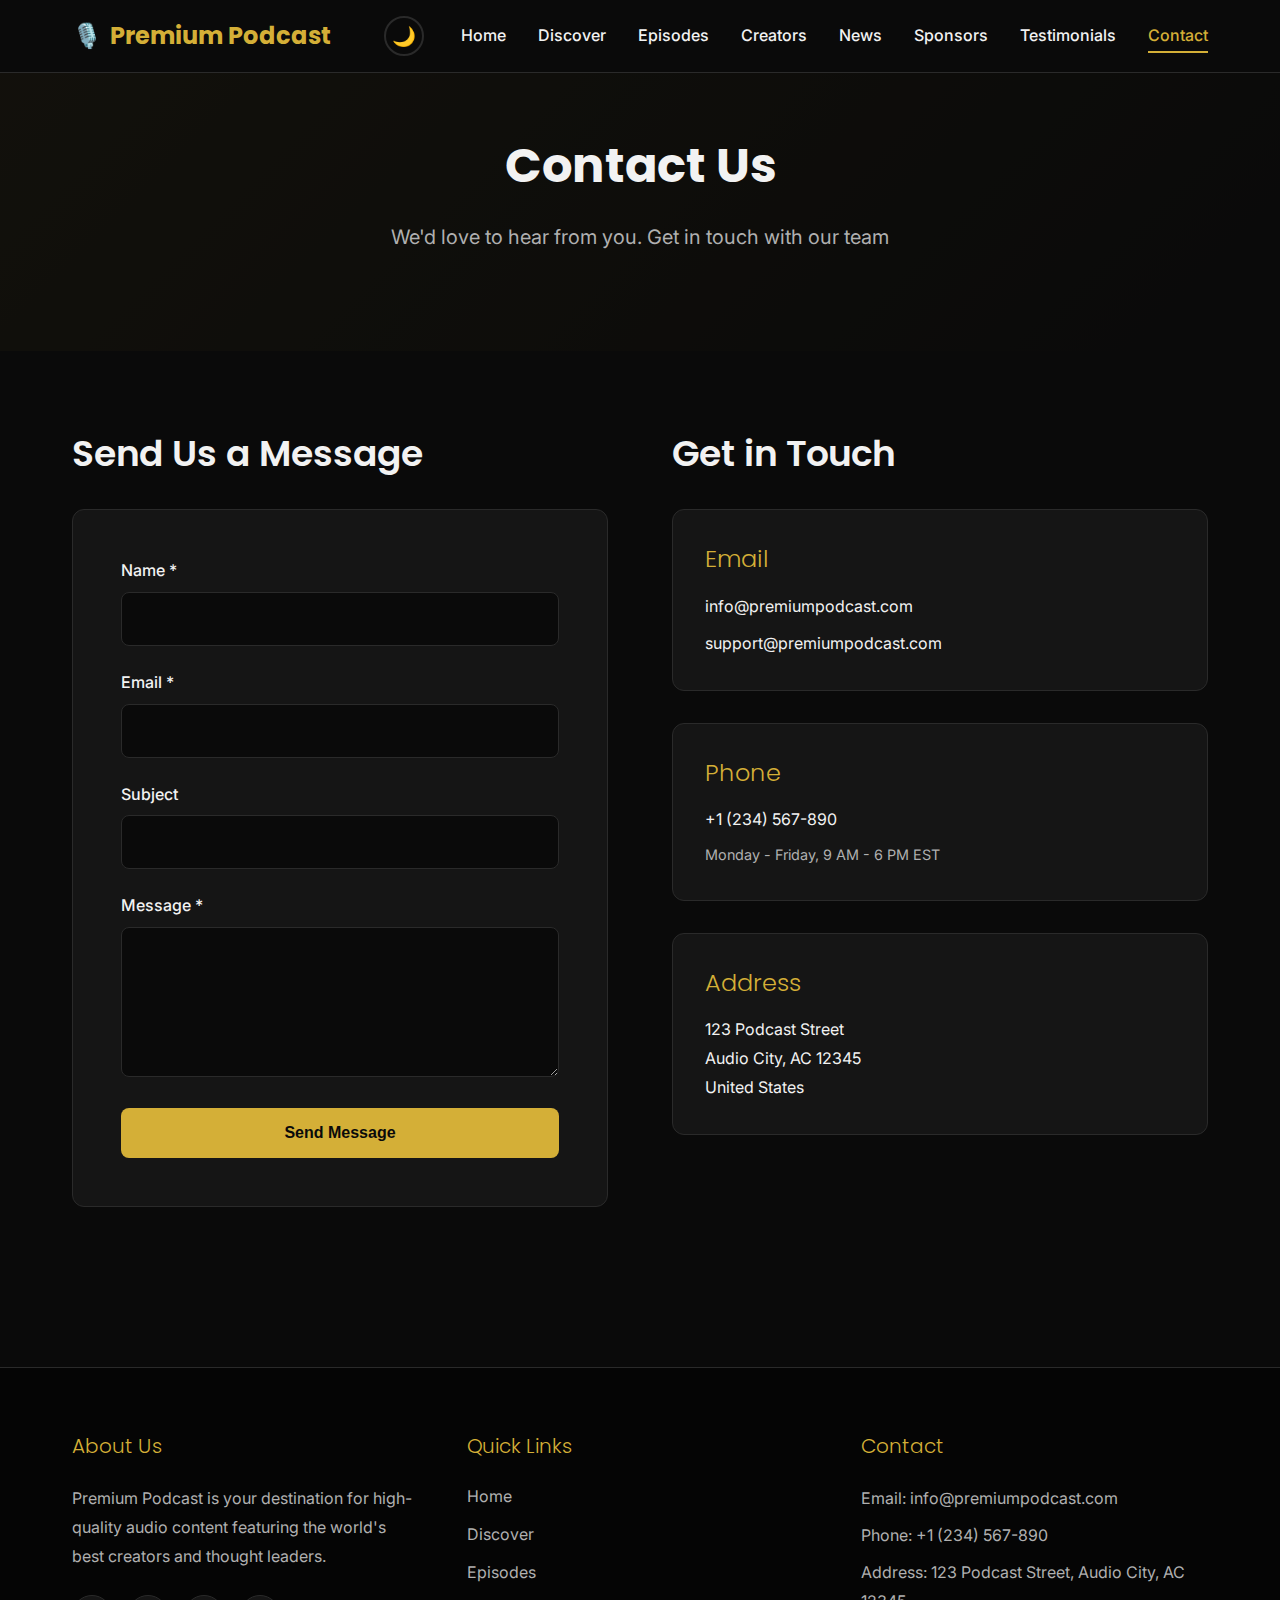
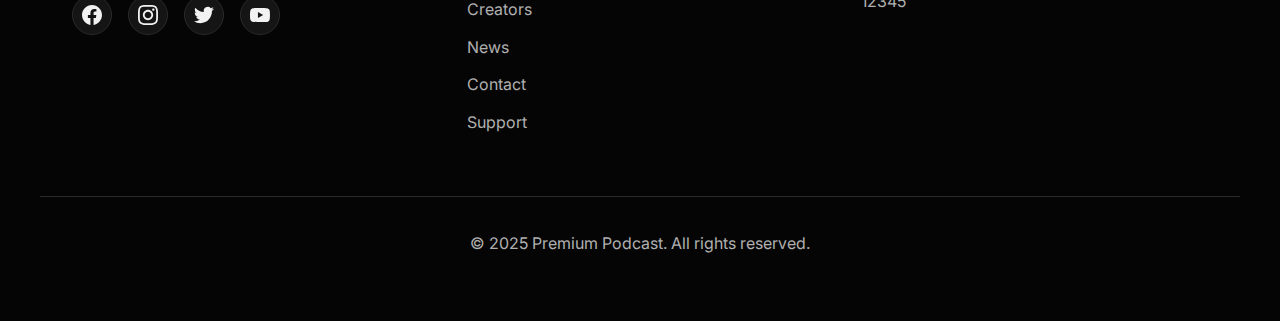
<file: contact.html>
<!DOCTYPE html>
<html lang="en">
<head>
    <meta charset="UTF-8">
    <meta name="viewport" content="width=device-width, initial-scale=1.0">
    <meta name="description" content="Contact Premium Podcast">
    <title>Contact Us - Premium Podcast</title>
    <link rel="icon" type="image/x-icon" href="data:image/svg+xml,<svg xmlns='http://www.w3.org/2000/svg' viewBox='0 0 100 100'><text y='.9em' font-size='90'>🎙️</text></svg>">
    <link rel="stylesheet" href="styles.css">
</head>
<body>
    <!-- Header -->
    <header>
        <nav class="navbar">
            <div class="logo">
                <span>🎙️</span>
                <span>Premium Podcast</span>
            </div>
            <button class="theme-toggle" id="themeToggle" aria-label="Toggle theme">🌙</button>
            <button class="menu-toggle">☰</button>
            <ul>
                <li><a href="index.html">Home</a></li>
                <li><a href="discover.html">Discover</a></li>
                <li><a href="episodes.html">Episodes</a></li>
                <li><a href="creators.html">Creators</a></li>
                <li><a href="news.html">News</a></li>
                <li><a href="sponsors.html">Sponsors</a></li>
                <li><a href="testimonials.html">Testimonials</a></li>
                <li><a href="contact.html" class="active">Contact</a></li>
            </ul>
        </nav>
    </header>

    <!-- Page Header -->
    <section class="hero" style="padding: 4rem 2rem; background: linear-gradient(135deg, rgba(212, 175, 55, 0.1) 0%, rgba(10, 10, 10, 0.9) 100%), url('https://images.unsplash.com/photo-1552664730-d307ca884978?w=1920&q=80') center/cover;">
        <div class="hero-content">
            <h1>Contact Us</h1>
            <p>We'd love to hear from you. Get in touch with our team</p>
        </div>
    </section>

    <!-- Contact Section -->
    <section class="section">
        <div class="container">
            <div style="display: grid; grid-template-columns: 1fr 1fr; gap: 4rem; align-items: start;">
                <!-- Contact Form -->
                <div>
                    <h2 style="text-align: left; margin-bottom: 2rem;">Send Us a Message</h2>
                    <form class="contact-form" style="max-width: 100%;">
                        <div class="form-group">
                            <label for="name">Name *</label>
                            <input type="text" id="name" name="name" required>
                        </div>
                        
                        <div class="form-group">
                            <label for="email">Email *</label>
                            <input type="email" id="email" name="email" required>
                        </div>
                        
                        <div class="form-group">
                            <label for="subject">Subject</label>
                            <input type="text" id="subject" name="subject">
                        </div>
                        
                        <div class="form-group">
                            <label for="message">Message *</label>
                            <textarea id="message" name="message" required></textarea>
                        </div>
                        
                        <button type="submit" class="btn" style="width: 100%;">Send Message</button>
                    </form>
                </div>
                
                <!-- Contact Info -->
                <div>
                    <h2 style="text-align: left; margin-bottom: 2rem;">Get in Touch</h2>
                    
                    <div style="background-color: var(--card-bg); padding: 2rem; border-radius: 12px; border: 1px solid var(--border-color); margin-bottom: 2rem;">
                        <h3 style="margin-bottom: 1rem; color: var(--primary-gold);">Email</h3>
                        <p style="margin-bottom: 0.5rem;"><a href="mailto:info@premiumpodcast.com" style="color: var(--text-light);">info@premiumpodcast.com</a></p>
                        <p><a href="mailto:support@premiumpodcast.com" style="color: var(--text-light);">support@premiumpodcast.com</a></p>
                    </div>
                    
                    <div style="background-color: var(--card-bg); padding: 2rem; border-radius: 12px; border: 1px solid var(--border-color); margin-bottom: 2rem;">
                        <h3 style="margin-bottom: 1rem; color: var(--primary-gold);">Phone</h3>
                        <p style="margin-bottom: 0.5rem;"><a href="tel:+1234567890" style="color: var(--text-light);">+1 (234) 567-890</a></p>
                        <p style="color: var(--text-gray); font-size: 0.9rem;">Monday - Friday, 9 AM - 6 PM EST</p>
                    </div>
                    
                    <div style="background-color: var(--card-bg); padding: 2rem; border-radius: 12px; border: 1px solid var(--border-color);">
                        <h3 style="margin-bottom: 1rem; color: var(--primary-gold);">Address</h3>
                        <p style="color: var(--text-light); line-height: 1.8;">123 Podcast Street<br>Audio City, AC 12345<br>United States</p>
                    </div>
                </div>
            </div>
        </div>
    </section>

    <!-- Footer -->
    <footer>
        <div class="footer-content">
            <div class="footer-section">
                <h3>About Us</h3>
                <p>Premium Podcast is your destination for high-quality audio content featuring the world's best creators and thought leaders.</p>
                <div class="social-icons">
                    <a href="https://facebook.com" target="_blank" rel="noopener noreferrer" class="social-icon">
                        <svg viewBox="0 0 24 24" fill="currentColor">
                            <path d="M24 12.073c0-6.627-5.373-12-12-12s-12 5.373-12 12c0 5.99 4.388 10.954 10.125 11.854v-8.385H7.078v-3.47h3.047V9.43c0-3.007 1.792-4.669 4.533-4.669 1.312 0 2.686.235 2.686.235v2.953H15.83c-1.491 0-1.956.925-1.956 1.874v2.25h3.328l-.532 3.47h-2.796v8.385C19.612 23.027 24 18.062 24 12.073z"/>
                        </svg>
                    </a>
                    <a href="https://instagram.com" target="_blank" rel="noopener noreferrer" class="social-icon">
                        <svg viewBox="0 0 24 24" fill="currentColor">
                            <path d="M12 2.163c3.204 0 3.584.012 4.85.07 3.252.148 4.771 1.691 4.919 4.919.058 1.265.069 1.645.069 4.849 0 3.205-.012 3.584-.069 4.849-.149 3.225-1.664 4.771-4.919 4.919-1.266.058-1.644.07-4.85.07-3.204 0-3.584-.012-4.849-.07-3.26-.149-4.771-1.699-4.919-4.92-.058-1.265-.07-1.644-.07-4.849 0-3.204.013-3.583.07-4.849.149-3.227 1.664-4.771 4.919-4.919 1.266-.057 1.645-.069 4.849-.069zm0-2.163c-3.259 0-3.667.014-4.947.072-4.358.2-6.78 2.618-6.98 6.98-.059 1.281-.073 1.689-.073 4.948 0 3.259.014 3.668.072 4.948.2 4.358 2.618 6.78 6.98 6.98 1.281.058 1.689.072 4.948.072 3.259 0 3.668-.014 4.948-.072 4.354-.2 6.782-2.618 6.979-6.98.059-1.28.073-1.689.073-4.948 0-3.259-.014-3.667-.072-4.947-.196-4.354-2.617-6.78-6.979-6.98-1.281-.059-1.69-.073-4.949-.073zm0 5.838c-3.403 0-6.162 2.759-6.162 6.162s2.759 6.163 6.162 6.163 6.162-2.759 6.162-6.163c0-3.403-2.759-6.162-6.162-6.162zm0 10.162c-2.209 0-4-1.79-4-4 0-2.209 1.791-4 4-4s4 1.791 4 4c0 2.21-1.791 4-4 4zm6.406-11.845c-.796 0-1.441.645-1.441 1.44s.645 1.44 1.441 1.44c.795 0 1.439-.645 1.439-1.44s-.644-1.44-1.439-1.44z"/>
                        </svg>
                    </a>
                    <a href="https://twitter.com" target="_blank" rel="noopener noreferrer" class="social-icon">
                        <svg viewBox="0 0 24 24" fill="currentColor">
                            <path d="M23.953 4.57a10 10 0 01-2.825.775 4.958 4.958 0 002.163-2.723c-.951.555-2.005.959-3.127 1.184a4.92 4.92 0 00-8.384 4.482C7.69 8.095 4.067 6.13 1.64 3.162a4.822 4.822 0 00-.666 2.475c0 1.71.87 3.213 2.188 4.096a4.904 4.904 0 01-2.228-.616v.06a4.923 4.923 0 003.946 4.827 4.996 4.996 0 01-2.212.085 4.936 4.936 0 004.604 3.417 9.867 9.867 0 01-6.102 2.105c-.39 0-.779-.023-1.17-.067a13.995 13.995 0 007.557 2.209c9.053 0 13.998-7.496 13.998-13.985 0-.21 0-.42-.015-.63A9.935 9.935 0 0024 4.59z"/>
                        </svg>
                    </a>
                    <a href="https://youtube.com" target="_blank" rel="noopener noreferrer" class="social-icon">
                        <svg viewBox="0 0 24 24" fill="currentColor">
                            <path d="M23.498 6.186a3.016 3.016 0 0 0-2.122-2.136C19.505 3.545 12 3.545 12 3.545s-7.505 0-9.377.505A3.017 3.017 0 0 0 .502 6.186C0 8.07 0 12 0 12s0 3.93.502 5.814a3.016 3.016 0 0 0 2.122 2.136c1.871.505 9.376.505 9.376.505s7.505 0 9.377-.505a3.015 3.015 0 0 0 2.122-2.136C24 15.93 24 12 24 12s0-3.93-.502-5.814zM9.545 15.568V8.432L15.818 12l-6.273 3.568z"/>
                        </svg>
                    </a>
                </div>
            </div>
            
            <div class="footer-section">
                <h3>Quick Links</h3>
                <ul>
                    <li><a href="index.html">Home</a></li>
                    <li><a href="discover.html">Discover</a></li>
                    <li><a href="episodes.html">Episodes</a></li>
                    <li><a href="creators.html">Creators</a></li>
                    <li><a href="news.html">News</a></li>
                    <li><a href="contact.html">Contact</a></li>
                    <li><a href="support.html">Support</a></li>
                </ul>
            </div>
            
            <div class="footer-section">
                <h3>Contact</h3>
                <p>Email: <a href="mailto:info@premiumpodcast.com">info@premiumpodcast.com</a></p>
                <p>Phone: <a href="tel:+1234567890">+1 (234) 567-890</a></p>
                <p>Address: 123 Podcast Street, Audio City, AC 12345</p>
            </div>
        </div>
        
        <div class="footer-bottom">
            <p>&copy; 2025 Premium Podcast. All rights reserved.</p>
        </div>
    </footer>

    <script src="script.js"></script>
</body>
</html>
</file>
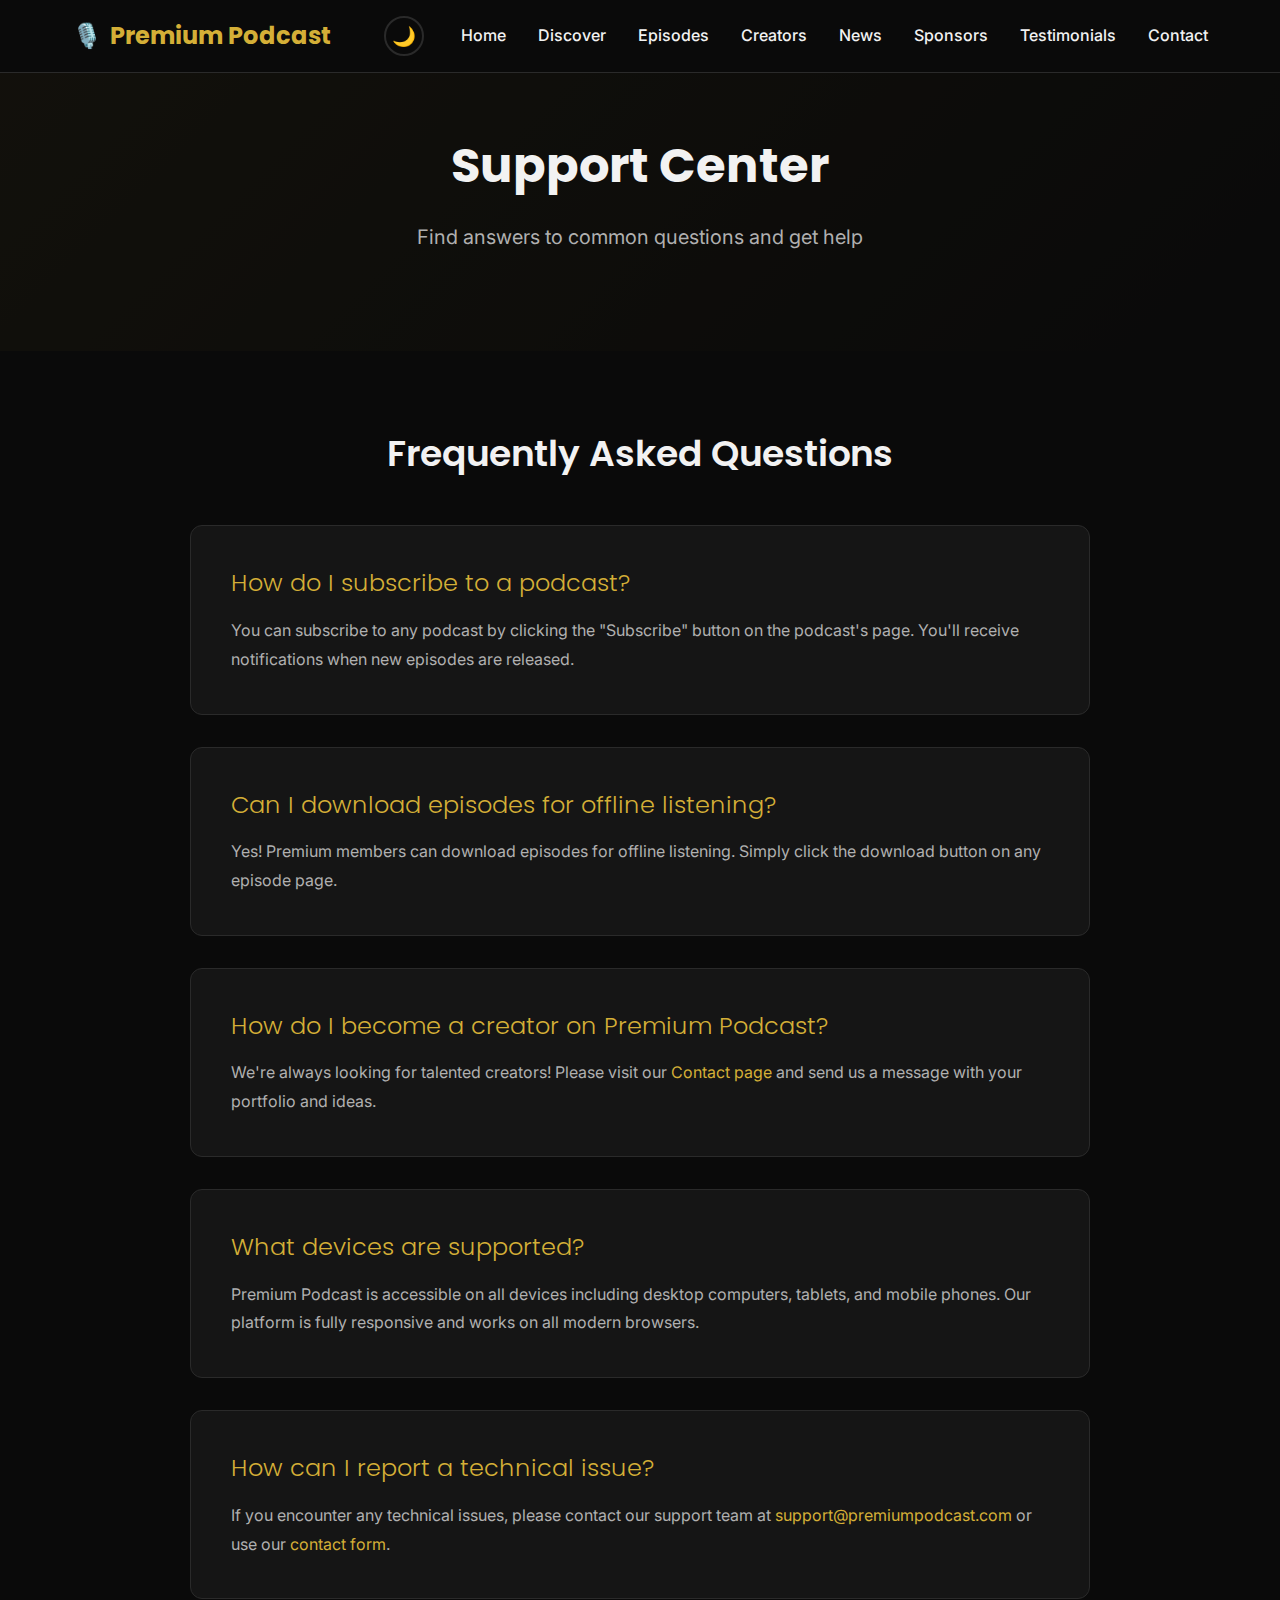
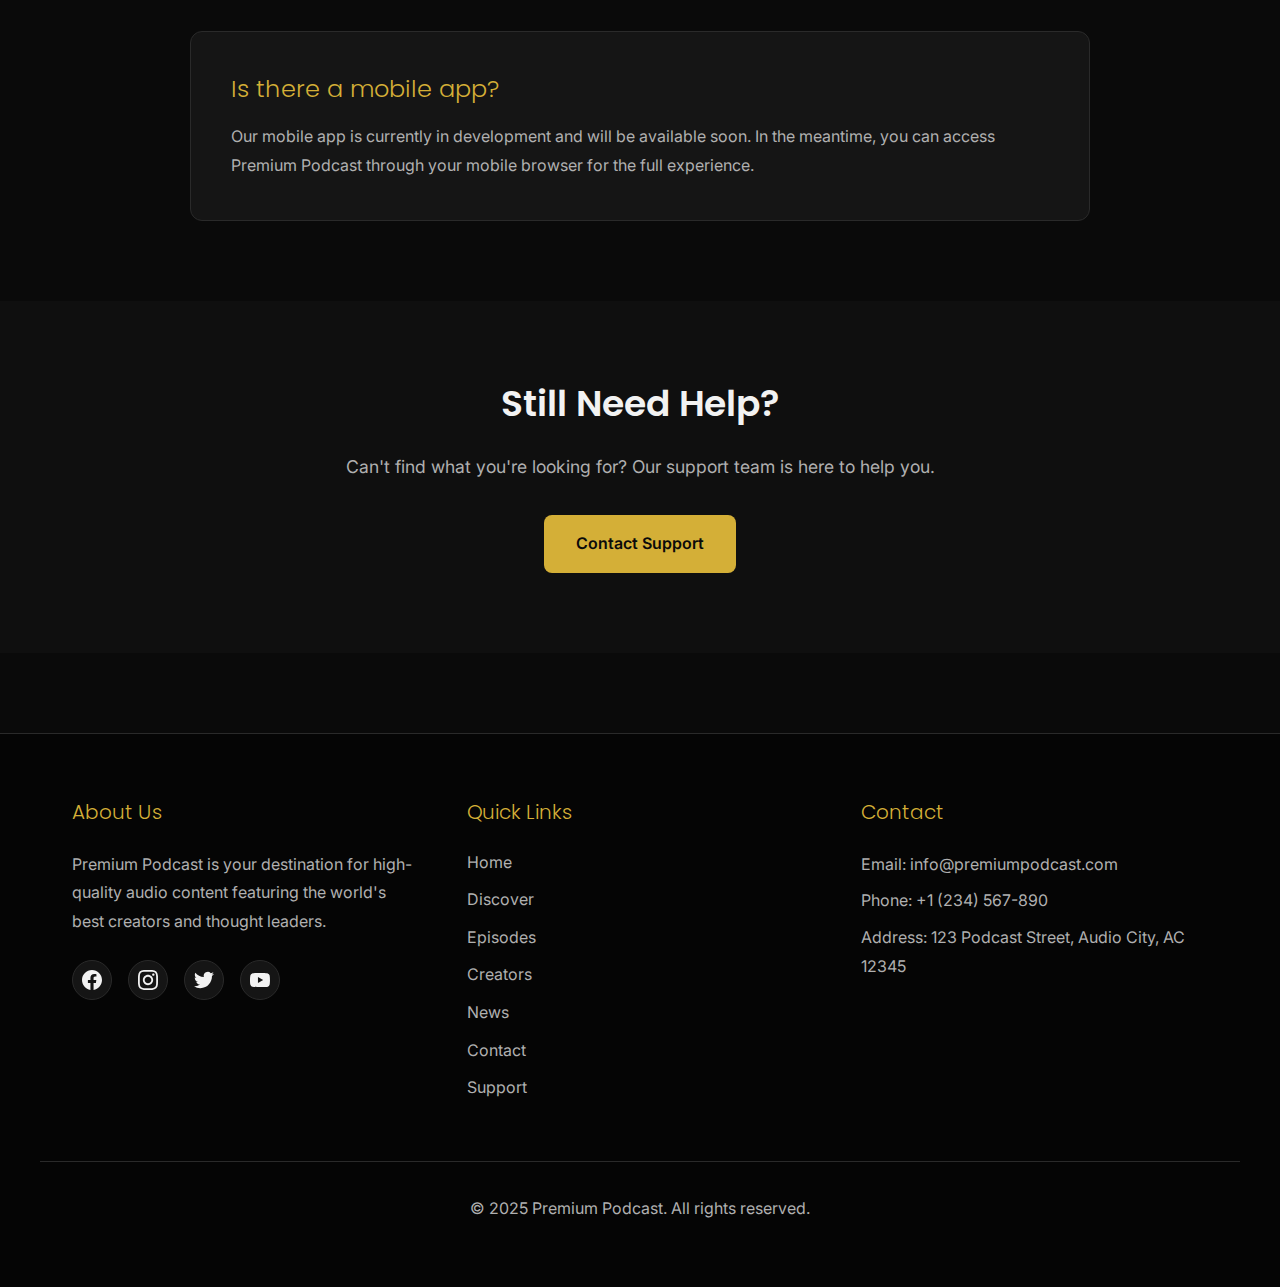
<file: support.html>
<!DOCTYPE html>
<html lang="en">
<head>
    <meta charset="UTF-8">
    <meta name="viewport" content="width=device-width, initial-scale=1.0">
    <meta name="description" content="Support and help center for Premium Podcast">
    <title>Support - Premium Podcast</title>
    <link rel="icon" type="image/x-icon" href="data:image/svg+xml,<svg xmlns='http://www.w3.org/2000/svg' viewBox='0 0 100 100'><text y='.9em' font-size='90'>🎙️</text></svg>">
    <link rel="stylesheet" href="styles.css">
</head>
<body>
    <!-- Header -->
    <header>
        <nav class="navbar">
            <div class="logo">
                <span>🎙️</span>
                <span>Premium Podcast</span>
            </div>
            <button class="theme-toggle" id="themeToggle" aria-label="Toggle theme">🌙</button>
            <button class="menu-toggle">☰</button>
            <ul>
                <li><a href="index.html">Home</a></li>
                <li><a href="discover.html">Discover</a></li>
                <li><a href="episodes.html">Episodes</a></li>
                <li><a href="creators.html">Creators</a></li>
                <li><a href="news.html">News</a></li>
                <li><a href="sponsors.html">Sponsors</a></li>
                <li><a href="testimonials.html">Testimonials</a></li>
                <li><a href="contact.html">Contact</a></li>
            </ul>
        </nav>
    </header>

    <!-- Page Header -->
    <section class="hero" style="padding: 4rem 2rem; background: linear-gradient(135deg, rgba(212, 175, 55, 0.1) 0%, rgba(10, 10, 10, 0.9) 100%), url('https://images.unsplash.com/photo-1552664730-d307ca884978?w=1920&q=80') center/cover;">
        <div class="hero-content">
            <h1>Support Center</h1>
            <p>Find answers to common questions and get help</p>
        </div>
    </section>

    <!-- FAQ Section -->
    <section class="section">
        <div class="container">
            <div class="section-title">
                <h2>Frequently Asked Questions</h2>
            </div>
            
            <div style="max-width: 900px; margin: 0 auto;">
                <div style="background-color: var(--card-bg); padding: 2.5rem; border-radius: 12px; border: 1px solid var(--border-color); margin-bottom: 2rem;">
                    <h3 style="margin-bottom: 1rem; color: var(--primary-gold);">How do I subscribe to a podcast?</h3>
                    <p style="line-height: 1.8;">You can subscribe to any podcast by clicking the "Subscribe" button on the podcast's page. You'll receive notifications when new episodes are released.</p>
                </div>
                
                <div style="background-color: var(--card-bg); padding: 2.5rem; border-radius: 12px; border: 1px solid var(--border-color); margin-bottom: 2rem;">
                    <h3 style="margin-bottom: 1rem; color: var(--primary-gold);">Can I download episodes for offline listening?</h3>
                    <p style="line-height: 1.8;">Yes! Premium members can download episodes for offline listening. Simply click the download button on any episode page.</p>
                </div>
                
                <div style="background-color: var(--card-bg); padding: 2.5rem; border-radius: 12px; border: 1px solid var(--border-color); margin-bottom: 2rem;">
                    <h3 style="margin-bottom: 1rem; color: var(--primary-gold);">How do I become a creator on Premium Podcast?</h3>
                    <p style="line-height: 1.8;">We're always looking for talented creators! Please visit our <a href="contact.html" style="color: var(--primary-gold);">Contact page</a> and send us a message with your portfolio and ideas.</p>
                </div>
                
                <div style="background-color: var(--card-bg); padding: 2.5rem; border-radius: 12px; border: 1px solid var(--border-color); margin-bottom: 2rem;">
                    <h3 style="margin-bottom: 1rem; color: var(--primary-gold);">What devices are supported?</h3>
                    <p style="line-height: 1.8;">Premium Podcast is accessible on all devices including desktop computers, tablets, and mobile phones. Our platform is fully responsive and works on all modern browsers.</p>
                </div>
                
                <div style="background-color: var(--card-bg); padding: 2.5rem; border-radius: 12px; border: 1px solid var(--border-color); margin-bottom: 2rem;">
                    <h3 style="margin-bottom: 1rem; color: var(--primary-gold);">How can I report a technical issue?</h3>
                    <p style="line-height: 1.8;">If you encounter any technical issues, please contact our support team at <a href="mailto:support@premiumpodcast.com" style="color: var(--primary-gold);">support@premiumpodcast.com</a> or use our <a href="contact.html" style="color: var(--primary-gold);">contact form</a>.</p>
                </div>
                
                <div style="background-color: var(--card-bg); padding: 2.5rem; border-radius: 12px; border: 1px solid var(--border-color);">
                    <h3 style="margin-bottom: 1rem; color: var(--primary-gold);">Is there a mobile app?</h3>
                    <p style="line-height: 1.8;">Our mobile app is currently in development and will be available soon. In the meantime, you can access Premium Podcast through your mobile browser for the full experience.</p>
                </div>
            </div>
        </div>
    </section>

    <!-- Contact Support -->
    <section class="section section-alt">
        <div class="container">
            <div style="max-width: 800px; margin: 0 auto; text-align: center;">
                <h2>Still Need Help?</h2>
                <p style="font-size: 1.1rem; margin-bottom: 2rem; color: var(--text-gray);">Can't find what you're looking for? Our support team is here to help you.</p>
                <a href="contact.html" class="btn">Contact Support</a>
            </div>
        </div>
    </section>

    <!-- Footer -->
    <footer>
        <div class="footer-content">
            <div class="footer-section">
                <h3>About Us</h3>
                <p>Premium Podcast is your destination for high-quality audio content featuring the world's best creators and thought leaders.</p>
                <div class="social-icons">
                    <a href="https://facebook.com" target="_blank" rel="noopener noreferrer" class="social-icon">
                        <svg viewBox="0 0 24 24" fill="currentColor">
                            <path d="M24 12.073c0-6.627-5.373-12-12-12s-12 5.373-12 12c0 5.99 4.388 10.954 10.125 11.854v-8.385H7.078v-3.47h3.047V9.43c0-3.007 1.792-4.669 4.533-4.669 1.312 0 2.686.235 2.686.235v2.953H15.83c-1.491 0-1.956.925-1.956 1.874v2.25h3.328l-.532 3.47h-2.796v8.385C19.612 23.027 24 18.062 24 12.073z"/>
                        </svg>
                    </a>
                    <a href="https://instagram.com" target="_blank" rel="noopener noreferrer" class="social-icon">
                        <svg viewBox="0 0 24 24" fill="currentColor">
                            <path d="M12 2.163c3.204 0 3.584.012 4.85.07 3.252.148 4.771 1.691 4.919 4.919.058 1.265.069 1.645.069 4.849 0 3.205-.012 3.584-.069 4.849-.149 3.225-1.664 4.771-4.919 4.919-1.266.058-1.644.07-4.85.07-3.204 0-3.584-.012-4.849-.07-3.26-.149-4.771-1.699-4.919-4.92-.058-1.265-.07-1.644-.07-4.849 0-3.204.013-3.583.07-4.849.149-3.227 1.664-4.771 4.919-4.919 1.266-.057 1.645-.069 4.849-.069zm0-2.163c-3.259 0-3.667.014-4.947.072-4.358.2-6.78 2.618-6.98 6.98-.059 1.281-.073 1.689-.073 4.948 0 3.259.014 3.668.072 4.948.2 4.358 2.618 6.78 6.98 6.98 1.281.058 1.689.072 4.948.072 3.259 0 3.668-.014 4.948-.072 4.354-.2 6.782-2.618 6.979-6.98.059-1.28.073-1.689.073-4.948 0-3.259-.014-3.667-.072-4.947-.196-4.354-2.617-6.78-6.979-6.98-1.281-.059-1.69-.073-4.949-.073zm0 5.838c-3.403 0-6.162 2.759-6.162 6.162s2.759 6.163 6.162 6.163 6.162-2.759 6.162-6.163c0-3.403-2.759-6.162-6.162-6.162zm0 10.162c-2.209 0-4-1.79-4-4 0-2.209 1.791-4 4-4s4 1.791 4 4c0 2.21-1.791 4-4 4zm6.406-11.845c-.796 0-1.441.645-1.441 1.44s.645 1.44 1.441 1.44c.795 0 1.439-.645 1.439-1.44s-.644-1.44-1.439-1.44z"/>
                        </svg>
                    </a>
                    <a href="https://twitter.com" target="_blank" rel="noopener noreferrer" class="social-icon">
                        <svg viewBox="0 0 24 24" fill="currentColor">
                            <path d="M23.953 4.57a10 10 0 01-2.825.775 4.958 4.958 0 002.163-2.723c-.951.555-2.005.959-3.127 1.184a4.92 4.92 0 00-8.384 4.482C7.69 8.095 4.067 6.13 1.64 3.162a4.822 4.822 0 00-.666 2.475c0 1.71.87 3.213 2.188 4.096a4.904 4.904 0 01-2.228-.616v.06a4.923 4.923 0 003.946 4.827 4.996 4.996 0 01-2.212.085 4.936 4.936 0 004.604 3.417 9.867 9.867 0 01-6.102 2.105c-.39 0-.779-.023-1.17-.067a13.995 13.995 0 007.557 2.209c9.053 0 13.998-7.496 13.998-13.985 0-.21 0-.42-.015-.63A9.935 9.935 0 0024 4.59z"/>
                        </svg>
                    </a>
                    <a href="https://youtube.com" target="_blank" rel="noopener noreferrer" class="social-icon">
                        <svg viewBox="0 0 24 24" fill="currentColor">
                            <path d="M23.498 6.186a3.016 3.016 0 0 0-2.122-2.136C19.505 3.545 12 3.545 12 3.545s-7.505 0-9.377.505A3.017 3.017 0 0 0 .502 6.186C0 8.07 0 12 0 12s0 3.93.502 5.814a3.016 3.016 0 0 0 2.122 2.136c1.871.505 9.376.505 9.376.505s7.505 0 9.377-.505a3.015 3.015 0 0 0 2.122-2.136C24 15.93 24 12 24 12s0-3.93-.502-5.814zM9.545 15.568V8.432L15.818 12l-6.273 3.568z"/>
                        </svg>
                    </a>
                </div>
            </div>
            
            <div class="footer-section">
                <h3>Quick Links</h3>
                <ul>
                    <li><a href="index.html">Home</a></li>
                    <li><a href="discover.html">Discover</a></li>
                    <li><a href="episodes.html">Episodes</a></li>
                    <li><a href="creators.html">Creators</a></li>
                    <li><a href="news.html">News</a></li>
                    <li><a href="contact.html">Contact</a></li>
                    <li><a href="support.html">Support</a></li>
                </ul>
            </div>
            
            <div class="footer-section">
                <h3>Contact</h3>
                <p>Email: <a href="mailto:info@premiumpodcast.com">info@premiumpodcast.com</a></p>
                <p>Phone: <a href="tel:+1234567890">+1 (234) 567-890</a></p>
                <p>Address: 123 Podcast Street, Audio City, AC 12345</p>
            </div>
        </div>
        
        <div class="footer-bottom">
            <p>&copy; 2025 Premium Podcast. All rights reserved.</p>
        </div>
    </footer>

    <script src="script.js"></script>
</body>
</html>
</file>
<file: styles.css>
/* ============================================
   Premium Black + Gold Podcast Website Styles
   ============================================ */

/* Google Fonts */
@import url('https://fonts.googleapis.com/css2?family=Inter:wght@300;400;500;600;700&family=Poppins:wght@300;400;500;600;700&display=swap');

/* CSS Variables - Dark Theme (Default) */
:root {
    --primary-gold: #D4AF37;
    --background-black: #0A0A0A;
    --text-light: #F2F2F2;
    --text-gray: #B0B0B0;
    --hover-gold: #E5C158;
    --card-bg: #151515;
    --border-color: #2A2A2A;
    --hero-overlay: rgba(10, 10, 10, 0.6);
    --footer-bg: #050505;
    --section-bg-alt: #0F0F0F;
    --sponsor-card-gradient: #1a1a1a;
    --sponsor-info-bg: rgba(10, 10, 10, 0.5);
}

/* CSS Variables - Light Theme */
[data-theme="light"] {
    --primary-gold: #B8860B;
    --background-black: #FFFFFF;
    --text-light: #1A1A1A;
    --text-gray: #4A4A4A;
    --hover-gold: #9A7209;
    --card-bg: #F5F5F5;
    --border-color: #E0E0E0;
    --hero-overlay: rgba(255, 255, 255, 0.7);
    --footer-bg: #F8F8F8;
    --section-bg-alt: #FAFAFA;
    --sponsor-card-gradient: #E8E8E8;
    --sponsor-info-bg: rgba(255, 255, 255, 0.7);
}

/* Reset & Base Styles */
* {
    margin: 0;
    padding: 0;
    box-sizing: border-box;
}

html {
    scroll-behavior: smooth;
}

body {
    font-family: 'Inter', sans-serif;
    background-color: var(--background-black);
    color: var(--text-light);
    line-height: 1.6;
    overflow-x: hidden;
}

/* Typography */
h1 {
    font-family: 'Poppins', sans-serif;
    font-weight: 700;
    font-size: 3rem;
    line-height: 1.2;
    margin-bottom: 1rem;
}

h2 {
    font-family: 'Poppins', sans-serif;
    font-weight: 600;
    font-size: 2.25rem;
    line-height: 1.3;
    text-align: center;
    margin-bottom: 1.5rem;
}

h3 {
    font-family: 'Poppins', sans-serif;
    font-weight: 300;
    font-size: 1.5rem;
    line-height: 1.4;
    margin-bottom: 1rem;
}

p {
    font-size: 1rem;
    line-height: 1.8;
    color: var(--text-gray);
}

a {
    text-decoration: none;
    color: inherit;
    transition: all 0.3s ease;
}

img {
    max-width: 100%;
    height: auto;
    display: block;
}

/* Header & Navigation */
header {
    background-color: var(--background-black);
    padding: 1rem 0;
    position: sticky;
    top: 0;
    z-index: 1000;
    border-bottom: 1px solid var(--border-color);
}

.navbar {
    max-width: 1200px;
    margin: 0 auto;
    padding: 0 2rem;
    display: flex;
    justify-content: space-between;
    align-items: center;
}

.logo {
    font-family: 'Poppins', sans-serif;
    font-size: 1.5rem;
    font-weight: 700;
    color: var(--primary-gold);
    display: flex;
    align-items: center;
    gap: 0.5rem;
    cursor: pointer;
}

.logo:hover {
    color: var(--hover-gold);
    transform: scale(1.05);
}

.logo img {
    width: 40px;
    height: 40px;
}

nav ul {
    display: flex;
    list-style: none;
    gap: 2rem;
    align-items: center;
}

/* Theme Toggle Button */
.theme-toggle {
    background: none;
    border: 2px solid var(--border-color);
    color: var(--text-light);
    width: 40px;
    height: 40px;
    border-radius: 50%;
    cursor: pointer;
    display: flex;
    align-items: center;
    justify-content: center;
    font-size: 1.2rem;
    transition: all 0.3s ease;
    margin-left: 1rem;
}

.theme-toggle:hover {
    background-color: var(--primary-gold);
    border-color: var(--primary-gold);
    color: var(--background-black);
    transform: scale(1.1);
}

nav ul li a {
    color: var(--text-light);
    font-weight: 500;
    padding: 0.5rem 0;
    position: relative;
    transition: color 0.3s ease;
}

nav ul li a:hover {
    color: var(--primary-gold);
}

nav ul li a.active {
    color: var(--primary-gold);
}

nav ul li a.active::after {
    content: '';
    position: absolute;
    bottom: 0;
    left: 0;
    width: 100%;
    height: 2px;
    background-color: var(--primary-gold);
}

/* Mobile Menu Toggle */
.menu-toggle {
    display: none;
    background: none;
    border: none;
    color: var(--text-light);
    font-size: 1.5rem;
    cursor: pointer;
}

/* Hero Section */
.hero {
    background: linear-gradient(135deg, rgba(212, 175, 55, 0.1) 0%, rgba(10, 10, 10, 0.9) 100%),
                url('https://images.unsplash.com/photo-1478737270239-2f02b77fc618?w=1920&q=80') center/cover;
    padding: 8rem 2rem;
    text-align: center;
    position: relative;
    overflow: hidden;
}

.hero::before {
    content: '';
    position: absolute;
    top: 0;
    left: 0;
    right: 0;
    bottom: 0;
    background: var(--hero-overlay);
    z-index: 1;
}

.hero-content {
    max-width: 1200px;
    margin: 0 auto;
    position: relative;
    z-index: 2;
}

.hero h1 {
    color: var(--text-light);
    margin-bottom: 1.5rem;
    animation: fadeInUp 0.8s ease;
}

.hero p {
    font-size: 1.25rem;
    color: var(--text-gray);
    margin-bottom: 2rem;
    max-width: 700px;
    margin-left: auto;
    margin-right: auto;
    animation: fadeInUp 1s ease;
}

/* Audio Player */
.audio-player {
    background-color: var(--card-bg);
    border-radius: 12px;
    padding: 2rem;
    margin: 2rem auto;
    max-width: 800px;
    box-shadow: 0 8px 32px rgba(212, 175, 55, 0.1);
    animation: fadeInUp 1.2s ease;
}

.player-controls {
    display: flex;
    align-items: center;
    justify-content: center;
    gap: 1.5rem;
    margin-bottom: 1rem;
}

.play-btn {
    width: 60px;
    height: 60px;
    border-radius: 50%;
    background-color: var(--primary-gold);
    border: none;
    color: var(--background-black);
    font-size: 1.5rem;
    cursor: pointer;
    display: flex;
    align-items: center;
    justify-content: center;
    transition: all 0.3s ease;
}

.play-btn:hover {
    background-color: var(--hover-gold);
    transform: scale(1.1);
    box-shadow: 0 4px 20px rgba(212, 175, 55, 0.4);
}

.player-info {
    text-align: center;
}

.player-info h3 {
    color: var(--text-light);
    margin-bottom: 0.5rem;
}

.player-info p {
    color: var(--text-gray);
    font-size: 0.9rem;
}

.progress-bar {
    width: 100%;
    height: 6px;
    background-color: var(--border-color);
    border-radius: 3px;
    margin-top: 1rem;
    overflow: hidden;
}

.progress {
    height: 100%;
    background-color: var(--primary-gold);
    width: 35%;
    transition: width 0.3s ease;
}

/* Container & Sections */
.container {
    max-width: 1200px;
    margin: 0 auto;
    padding: 0 2rem;
}

.section {
    padding: 5rem 0;
}

.section-alt {
    background-color: var(--section-bg-alt);
}

.section-title {
    text-align: center;
    margin-bottom: 3rem;
}

/* Episodes Grid */
.episodes-grid {
    display: grid;
    grid-template-columns: repeat(auto-fill, minmax(300px, 1fr));
    gap: 2rem;
    margin-top: 3rem;
}

.episode-card {
    background-color: var(--card-bg);
    border-radius: 12px;
    overflow: hidden;
    transition: all 0.3s ease;
    border: 1px solid var(--border-color);
    display: flex;
    flex-direction: column;
}

.episode-card:hover {
    transform: translateY(-5px);
    box-shadow: 0 12px 40px rgba(212, 175, 55, 0.2);
    border-color: var(--primary-gold);
}

.episode-card img {
    width: 100%;
    height: 200px;
    object-fit: cover;
}

.episode-card-content {
    padding: 1.5rem;
    display: flex;
    flex-direction: column;
    flex-grow: 1;
}

.episode-card h3 {
    color: var(--text-light);
    margin-bottom: 0.5rem;
    font-size: 1.25rem;
}

.episode-card p {
    color: var(--text-gray);
    font-size: 0.9rem;
    margin-bottom: 1rem;
    flex-grow: 1;
}

.episode-meta {
    display: flex;
    justify-content: space-between;
    align-items: center;
    font-size: 0.85rem;
    color: var(--text-gray);
    margin-top: auto;
}

.episode-duration {
    color: var(--primary-gold);
    font-weight: 500;
}

/* Shows Grid */
.shows-grid {
    display: grid;
    grid-template-columns: repeat(auto-fill, minmax(280px, 1fr));
    gap: 2rem;
    margin-top: 3rem;
}

.show-card {
    background-color: var(--card-bg);
    border-radius: 12px;
    padding: 2rem;
    text-align: center;
    transition: all 0.3s ease;
    border: 1px solid var(--border-color);
    display: flex;
    flex-direction: column;
    align-items: center;
}

.show-card:hover {
    transform: translateY(-5px);
    box-shadow: 0 12px 40px rgba(212, 175, 55, 0.2);
    border-color: var(--primary-gold);
}

.show-card img {
    width: 120px;
    height: 120px;
    border-radius: 50%;
    object-fit: cover;
    margin: 0 auto 1.5rem;
    border: 3px solid var(--primary-gold);
}

.show-card h3 {
    color: var(--text-light);
    margin-bottom: 0.5rem;
}

.show-card p {
    color: var(--text-gray);
    font-size: 0.9rem;
    margin-bottom: 1rem;
    flex-grow: 1;
}

.show-card .btn {
    margin-top: auto;
    padding: 0.75rem 1.5rem;
    font-size: 0.9rem;
    width: auto;
    align-self: center;
}

/* Categories */
.categories {
    display: flex;
    flex-wrap: wrap;
    gap: 1rem;
    justify-content: center;
    margin-top: 2rem;
}

.category-tag {
    background-color: var(--card-bg);
    color: var(--text-light);
    padding: 0.75rem 1.5rem;
    border-radius: 25px;
    border: 1px solid var(--border-color);
    transition: all 0.3s ease;
    cursor: pointer;
}

.category-tag:hover {
    background-color: var(--primary-gold);
    color: var(--background-black);
    border-color: var(--primary-gold);
    transform: scale(1.05);
}

/* Buttons */
.btn {
    display: inline-block;
    padding: 1rem 2rem;
    background-color: var(--primary-gold);
    color: var(--background-black);
    border: none;
    border-radius: 8px;
    font-weight: 600;
    font-size: 1rem;
    cursor: pointer;
    transition: all 0.3s ease;
    text-align: center;
}

.btn:hover {
    background-color: var(--hover-gold);
    transform: translateY(-2px);
    box-shadow: 0 8px 24px rgba(212, 175, 55, 0.4);
}

.btn-secondary {
    background-color: transparent;
    color: var(--primary-gold);
    border: 2px solid var(--primary-gold);
}

.btn-secondary:hover {
    background-color: var(--primary-gold);
    color: var(--background-black);
}

/* Testimonials */
.testimonials-grid {
    display: grid;
    grid-template-columns: repeat(auto-fill, minmax(350px, 1fr));
    gap: 2rem;
    margin-top: 3rem;
}

.testimonial-card {
    background-color: var(--card-bg);
    border-radius: 12px;
    padding: 2rem;
    border: 1px solid var(--border-color);
    transition: all 0.3s ease;
    display: flex;
    flex-direction: column;
}

.testimonial-card:hover {
    transform: translateY(-5px);
    box-shadow: 0 12px 40px rgba(212, 175, 55, 0.2);
    border-color: var(--primary-gold);
}

.testimonial-content {
    margin-bottom: 1.5rem;
    flex-grow: 1;
}

.testimonial-content p {
    font-style: italic;
    color: var(--text-light);
    font-size: 1.1rem;
    line-height: 1.8;
}

.testimonial-author {
    display: flex;
    align-items: center;
    gap: 1rem;
    margin-top: auto;
}

.testimonial-author img {
    width: 60px;
    height: 60px;
    border-radius: 50%;
    object-fit: cover;
    border: 2px solid var(--primary-gold);
}

.testimonial-author-info h4 {
    color: var(--text-light);
    font-weight: 600;
    margin-bottom: 0.25rem;
}

.testimonial-author-info p {
    color: var(--text-gray);
    font-size: 0.9rem;
}

/* Sponsors */
.sponsor-tier {
    margin-bottom: 5rem;
}

.tier-header {
    text-align: center;
    margin-bottom: 2.5rem;
    position: relative;
}

.tier-header h3 {
    font-size: 1.75rem;
    color: var(--text-light);
    margin-top: 1rem;
}

.tier-badge {
    display: inline-block;
    padding: 0.5rem 1.5rem;
    border-radius: 25px;
    font-weight: 600;
    font-size: 0.9rem;
    letter-spacing: 0.5px;
    text-transform: uppercase;
}

.tier-badge.premium {
    background: linear-gradient(135deg, #D4AF37 0%, #FFD700 100%);
    color: var(--background-black);
    box-shadow: 0 4px 15px rgba(212, 175, 55, 0.3);
}

.tier-badge.gold {
    background: linear-gradient(135deg, #C9A961 0%, #D4AF37 100%);
    color: var(--background-black);
    box-shadow: 0 4px 15px rgba(201, 169, 97, 0.3);
}

.sponsors-grid.featured {
    display: grid;
    grid-template-columns: repeat(auto-fit, minmax(350px, 1fr));
    gap: 2.5rem;
    margin-top: 2rem;
}

.sponsors-grid.standard {
    display: grid;
    grid-template-columns: repeat(auto-fit, minmax(250px, 1fr));
    gap: 2rem;
    margin-top: 2rem;
}

.sponsor-card {
    background: linear-gradient(135deg, var(--card-bg) 0%, var(--sponsor-card-gradient) 100%);
    border-radius: 16px;
    overflow: hidden;
    border: 1px solid var(--border-color);
    transition: all 0.4s cubic-bezier(0.4, 0, 0.2, 1);
    position: relative;
}

.sponsor-card::before {
    content: '';
    position: absolute;
    top: 0;
    left: 0;
    right: 0;
    height: 4px;
    background: linear-gradient(90deg, var(--primary-gold), transparent);
    opacity: 0;
    transition: opacity 0.4s ease;
}

.sponsor-card:hover::before {
    opacity: 1;
}

.sponsor-card.featured-card {
    min-height: 280px;
    display: flex;
    flex-direction: column;
}

.sponsor-card.standard-card {
    min-height: 220px;
    display: flex;
    flex-direction: column;
}

.sponsor-image-wrapper {
    flex: 1;
    display: flex;
    align-items: center;
    justify-content: center;
    padding: 2.5rem 2rem;
    background: rgba(212, 175, 55, 0.03);
    position: relative;
    overflow: hidden;
}

.sponsor-card.featured-card .sponsor-image-wrapper {
    padding: 3rem 2rem;
}

.sponsor-image-wrapper::after {
    content: '';
    position: absolute;
    top: 50%;
    left: 50%;
    transform: translate(-50%, -50%);
    width: 0;
    height: 0;
    background: radial-gradient(circle, rgba(212, 175, 55, 0.1) 0%, transparent 70%);
    border-radius: 50%;
    transition: all 0.6s ease;
}

.sponsor-card:hover .sponsor-image-wrapper::after {
    width: 300px;
    height: 300px;
}

.sponsor-image-wrapper img {
    max-width: 180px;
    max-height: 120px;
    width: auto;
    height: auto;
    object-fit: contain;
    filter: grayscale(80%) brightness(0.9);
    transition: all 0.4s ease;
    position: relative;
    z-index: 1;
}

.sponsor-card.featured-card .sponsor-image-wrapper img {
    max-width: 220px;
    max-height: 140px;
}

.sponsor-card:hover .sponsor-image-wrapper img {
    filter: grayscale(0%) brightness(1.1);
    transform: scale(1.05);
}

.sponsor-info {
    padding: 1.5rem 2rem;
    background: var(--sponsor-info-bg);
    border-top: 1px solid var(--border-color);
    text-align: center;
}

.sponsor-card.featured-card .sponsor-info {
    padding: 2rem;
}

.sponsor-info h4 {
    font-family: 'Poppins', sans-serif;
    font-size: 1.25rem;
    font-weight: 600;
    color: var(--text-light);
    margin-bottom: 0.5rem;
    transition: color 0.3s ease;
}

.sponsor-card.featured-card .sponsor-info h4 {
    font-size: 1.5rem;
}

.sponsor-card:hover .sponsor-info h4 {
    color: var(--primary-gold);
}

.sponsor-info p {
    font-size: 0.9rem;
    color: var(--text-gray);
    margin: 0;
    line-height: 1.5;
}

.sponsor-card:hover {
    transform: translateY(-8px);
    box-shadow: 0 20px 60px rgba(212, 175, 55, 0.25);
    border-color: var(--primary-gold);
}

.sponsor-card.featured-card:hover {
    box-shadow: 0 25px 70px rgba(212, 175, 55, 0.3);
}

/* Footer */
footer {
    background-color: var(--footer-bg);
    padding: 4rem 0 2rem;
    border-top: 1px solid var(--border-color);
    margin-top: 5rem;
}

.footer-content {
    max-width: 1200px;
    margin: 0 auto;
    padding: 0 2rem;
    display: grid;
    grid-template-columns: repeat(auto-fit, minmax(250px, 1fr));
    gap: 3rem;
    margin-bottom: 3rem;
}

.footer-section h3 {
    color: var(--primary-gold);
    margin-bottom: 1.5rem;
    font-size: 1.25rem;
}

.footer-section ul {
    list-style: none;
}

.footer-section ul li {
    margin-bottom: 0.75rem;
}

.footer-section ul li a {
    color: var(--text-gray);
    transition: color 0.3s ease;
}

.footer-section ul li a:hover {
    color: var(--primary-gold);
}

.footer-section p {
    color: var(--text-gray);
    margin-bottom: 0.5rem;
}

.footer-section a {
    color: var(--text-gray);
    transition: color 0.3s ease;
}

.footer-section a:hover {
    color: var(--primary-gold);
}

.social-icons {
    display: flex;
    gap: 1rem;
    margin-top: 1.5rem;
}

.social-icon {
    width: 40px;
    height: 40px;
    border-radius: 50%;
    background-color: var(--card-bg);
    display: flex;
    align-items: center;
    justify-content: center;
    transition: all 0.3s ease;
    border: 1px solid var(--border-color);
}

.social-icon:hover {
    background-color: var(--primary-gold);
    transform: translateY(-3px);
    box-shadow: 0 4px 12px rgba(212, 175, 55, 0.4);
}

.social-icon svg {
    width: 20px;
    height: 20px;
    fill: var(--text-light);
}

.social-icon:hover svg {
    fill: var(--background-black);
}

.footer-bottom {
    max-width: 1200px;
    margin: 0 auto;
    padding: 2rem;
    text-align: center;
    border-top: 1px solid var(--border-color);
    color: var(--text-gray);
}

/* Contact Form */
.contact-form {
    max-width: 600px;
    margin: 0 auto;
    background-color: var(--card-bg);
    padding: 3rem;
    border-radius: 12px;
    border: 1px solid var(--border-color);
}

.form-group {
    margin-bottom: 1.5rem;
}

.form-group label {
    display: block;
    color: var(--text-light);
    margin-bottom: 0.5rem;
    font-weight: 500;
}

.form-group input,
.form-group textarea {
    width: 100%;
    padding: 1rem;
    background-color: var(--background-black);
    border: 1px solid var(--border-color);
    border-radius: 8px;
    color: var(--text-light);
    font-family: inherit;
    font-size: 1rem;
    transition: all 0.3s ease;
}

.form-group input:focus,
.form-group textarea:focus {
    outline: none;
    border-color: var(--primary-gold);
    box-shadow: 0 0 0 3px rgba(212, 175, 55, 0.1);
}

.form-group textarea {
    resize: vertical;
    min-height: 150px;
}

/* 404 Page */
.error-page {
    text-align: center;
    padding: 8rem 2rem;
}

.error-page h1 {
    font-size: 8rem;
    color: var(--primary-gold);
    margin-bottom: 1rem;
}

.error-page h2 {
    margin-bottom: 1.5rem;
}

.error-page p {
    margin-bottom: 2rem;
    font-size: 1.1rem;
}

/* Animations */
@keyframes fadeInUp {
    from {
        opacity: 0;
        transform: translateY(30px);
    }
    to {
        opacity: 1;
        transform: translateY(0);
    }
}

.fade-in {
    animation: fadeInUp 0.6s ease;
}

/* Responsive Design */
@media (max-width: 768px) {
    h1 {
        font-size: 2rem;
    }

    h2 {
        font-size: 1.75rem;
    }

    h3 {
        font-size: 1.25rem;
    }

    .menu-toggle {
        display: block;
    }

    nav ul {
        position: fixed;
        top: 70px;
        left: -100%;
        width: 100%;
        background-color: var(--background-black);
        flex-direction: column;
        padding: 2rem;
        transition: left 0.3s ease;
        border-bottom: 1px solid var(--border-color);
    }

    nav ul.active {
        left: 0;
    }

    .hero {
        padding: 4rem 1rem;
    }

    .episodes-grid,
    .shows-grid,
    .testimonials-grid {
        grid-template-columns: 1fr;
    }

    .sponsors-grid.featured,
    .sponsors-grid.standard {
        grid-template-columns: 1fr;
        gap: 1.5rem;
    }

    .sponsor-card.featured-card,
    .sponsor-card.standard-card {
        min-height: auto;
    }

    .sponsor-image-wrapper {
        padding: 2rem 1.5rem;
    }

    .sponsor-card.featured-card .sponsor-image-wrapper {
        padding: 2.5rem 1.5rem;
    }

    .sponsor-info {
        padding: 1.25rem 1.5rem;
    }

    .sponsor-card.featured-card .sponsor-info {
        padding: 1.5rem;
    }

    .tier-header h3 {
        font-size: 1.5rem;
    }

    .footer-content {
        grid-template-columns: 1fr;
        gap: 2rem;
    }

    .navbar {
        padding: 0 1rem;
    }

    nav ul {
        gap: 1rem;
    }

    .theme-toggle {
        margin-left: 0.5rem;
        width: 36px;
        height: 36px;
        font-size: 1rem;
    }

    /* Contact page responsive */
    .container > div[style*="grid-template-columns"] {
        grid-template-columns: 1fr !important;
    }
}

@media (max-width: 480px) {
    .container {
        padding: 0 1rem;
    }

    .section {
        padding: 3rem 0;
    }

    .contact-form {
        padding: 2rem 1.5rem;
    }
}
</file>
